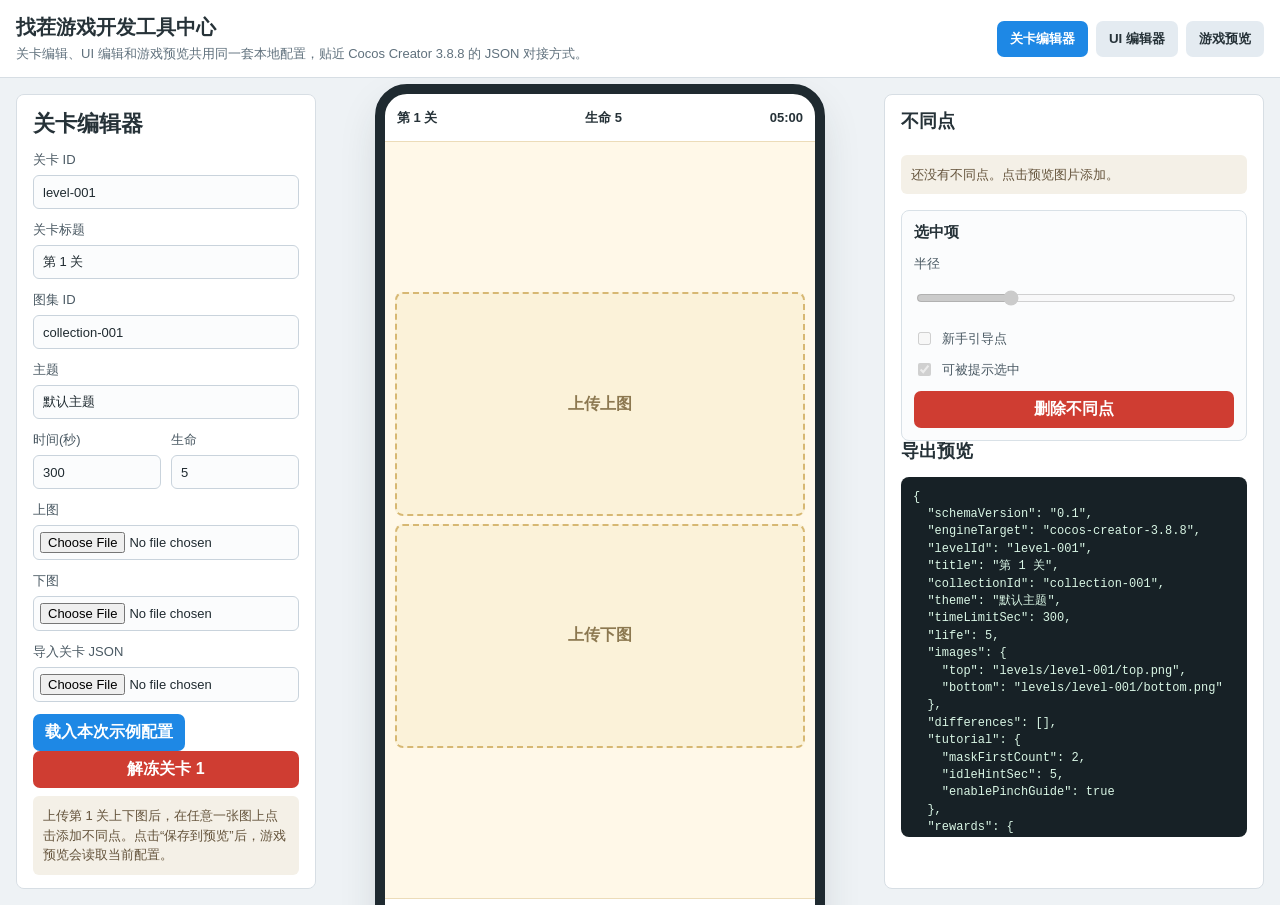
<file: index.html>
<!doctype html>
<html lang="zh-CN">
  <head>
    <meta charset="utf-8">
    <meta name="viewport" content="width=device-width, initial-scale=1">
    <title>找茬游戏开发工具中心</title>
    <link rel="stylesheet" href="tool-hub.css">
  </head>
  <body>
    <header class="hub-header">
      <div>
        <h1>找茬游戏开发工具中心</h1>
        <p>关卡编辑、UI 编辑和游戏预览共用同一套本地配置，贴近 Cocos Creator 3.8.8 的 JSON 对接方式。</p>
      </div>
      <nav class="hub-tabs" aria-label="工具切换">
        <button class="active" data-target="level-editor-frame" type="button">关卡编辑器</button>
        <button data-target="ui-editor-frame" type="button">UI 编辑器</button>
        <button data-target="game-preview-frame" type="button">游戏预览</button>
      </nav>
    </header>

    <main class="hub-main">
      <iframe id="level-editor-frame" class="tool-frame active" src="level-editor.html" title="关卡编辑器"></iframe>
      <iframe id="ui-editor-frame" class="tool-frame" src="ui-editor.html" title="UI 编辑器"></iframe>
      <iframe id="game-preview-frame" class="tool-frame" src="game-preview.html" title="游戏预览"></iframe>
    </main>

    <script src="persistent-store.js"></script>
    <script src="tool-hub.js"></script>
  </body>
</html>
</file>
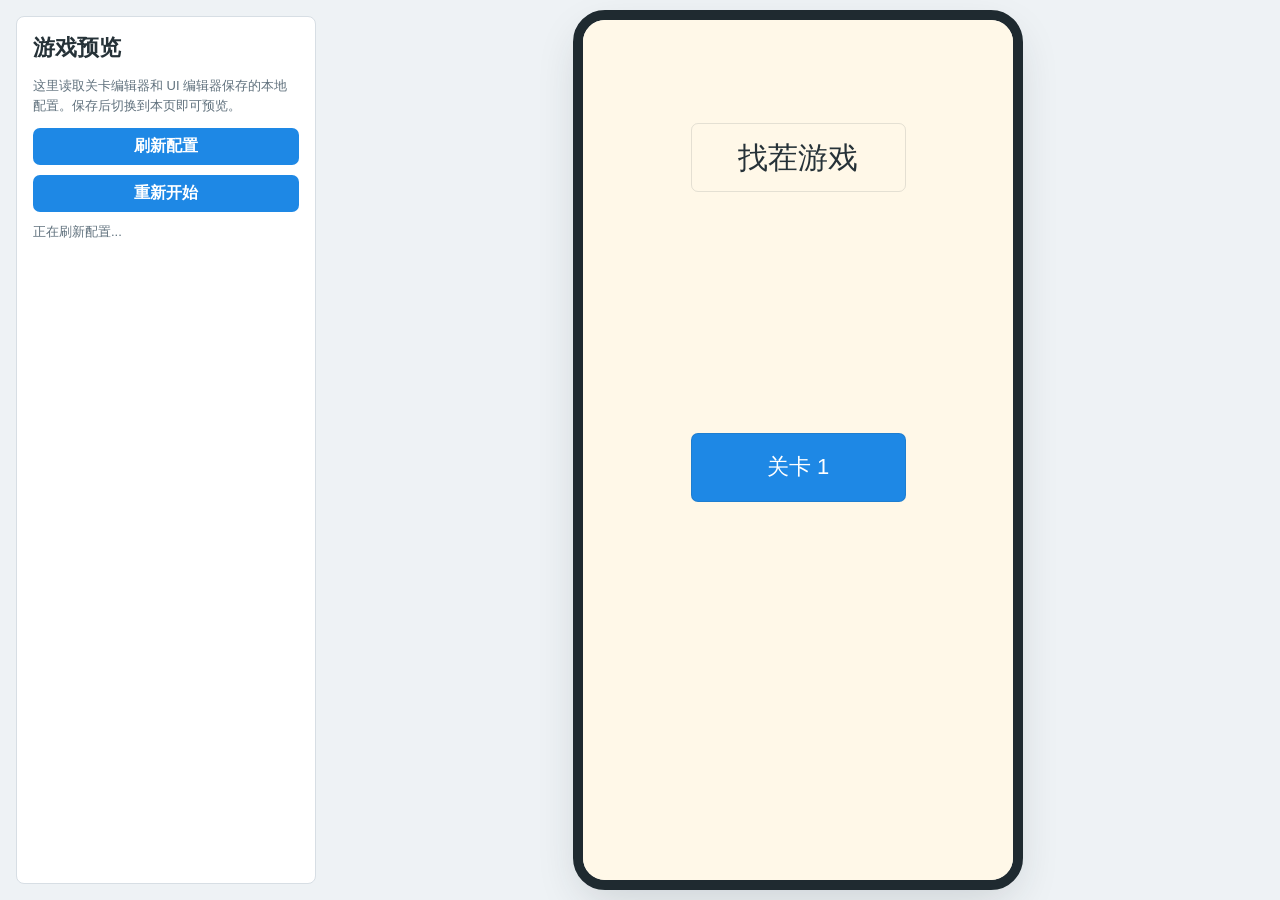
<file: game-preview.html>
<!doctype html>
<html lang="zh-CN">
  <head>
    <meta charset="utf-8">
    <meta name="viewport" content="width=device-width, initial-scale=1">
    <title>找茬游戏预览</title>
    <link rel="stylesheet" href="game-preview.css">
  </head>
  <body>
    <main class="preview-shell">
      <aside class="preview-panel">
        <h1>游戏预览</h1>
        <p>这里读取关卡编辑器和 UI 编辑器保存的本地配置。保存后切换到本页即可预览。</p>
        <button id="refreshPreview" type="button">刷新配置</button>
        <button id="resetRun" type="button">重新开始</button>
        <div class="status" id="statusText">等待配置</div>
      </aside>

      <section class="preview-stage">
        <div class="phone">
          <div id="gameCanvas" class="game-canvas"></div>
        </div>
      </section>
    </main>

    <script src="shared-store.js"></script>
    <script src="game-preview.js?v=20260604-default-level"></script>
  </body>
</html>
</file>
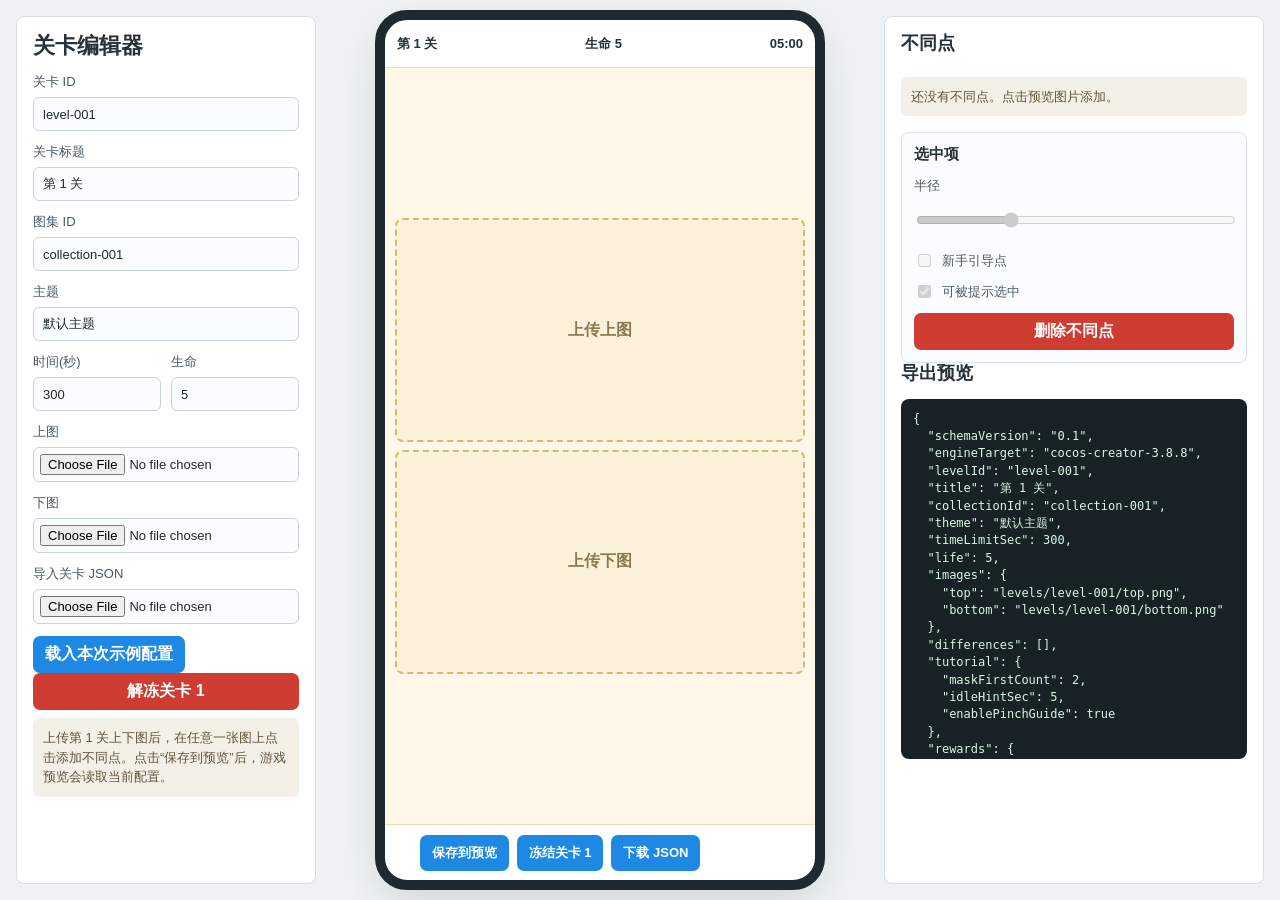
<file: level-editor.html>
<!doctype html>
<html lang="zh-CN">
  <head>
    <meta charset="utf-8">
    <meta name="viewport" content="width=device-width, initial-scale=1">
    <title>找茬关卡编辑器 Demo</title>
    <link rel="stylesheet" href="styles.css">
  </head>
  <body>
    <main class="app-shell">
      <aside class="panel left-panel">
        <h1>关卡编辑器</h1>

        <label>
          关卡 ID
          <input id="levelId" value="level-001">
        </label>

        <label>
          关卡标题
          <input id="title" value="第 1 关">
        </label>

        <label>
          图集 ID
          <input id="collectionId" value="collection-001">
        </label>

        <label>
          主题
          <input id="theme" value="默认主题">
        </label>

        <div class="two-col">
          <label>
            时间(秒)
            <input id="timeLimitSec" type="number" min="1" value="300">
          </label>
          <label>
            生命
            <input id="life" type="number" min="1" value="5">
          </label>
        </div>

        <label>
          上图
          <input id="topImage" type="file" accept="image/*">
        </label>

        <label>
          下图
          <input id="bottomImage" type="file" accept="image/*">
        </label>

        <label>
          导入关卡 JSON
          <input id="importJson" type="file" accept="application/json,.json">
        </label>

        <button id="loadSample" type="button">载入本次示例配置</button>
        <button id="unfreezeLevel" class="danger" type="button">解冻关卡 1</button>

        <div class="tip">
          上传第 1 关上下图后，在任意一张图上点击添加不同点。点击“保存到预览”后，游戏预览会读取当前配置。
        </div>
      </aside>

      <section class="phone-stage">
        <div class="phone-frame">
          <header class="game-topbar">
            <span id="stageTitle">第 1 关</span>
            <span>生命 5</span>
            <span>05:00</span>
          </header>

          <div class="image-stack">
            <div class="image-board" id="topBoard">
              <img id="topPreview" alt="上图预览">
              <span class="placeholder">上传上图</span>
            </div>
            <div class="image-board" id="bottomBoard">
              <img id="bottomPreview" alt="下图预览">
              <span class="placeholder">上传下图</span>
            </div>
          </div>

          <footer class="game-bottombar">
            <button id="savePreview" type="button">保存到预览</button>
            <button id="freezeLevel" type="button">冻结关卡 1</button>
            <button id="downloadJson" type="button">下载 JSON</button>
            <span id="actionStatus" class="action-status"></span>
          </footer>
        </div>
      </section>

      <aside class="panel right-panel">
        <h2>不同点</h2>
        <div id="diffList" class="diff-list"></div>

        <div class="editor-card">
          <h3>选中项</h3>
          <label>
            半径
            <input id="radius" type="range" min="0.015" max="0.12" step="0.005" value="0.045">
          </label>

          <label class="check-row">
            <input id="tutorial" type="checkbox">
            新手引导点
          </label>

          <label class="check-row">
            <input id="hintable" type="checkbox" checked>
            可被提示选中
          </label>

          <button id="deleteDiff" class="danger" type="button">删除不同点</button>
        </div>

        <h2>导出预览</h2>
        <pre id="jsonPreview"></pre>
      </aside>
    </main>

    <script src="shared-store.js"></script>
    <script src="persistent-store.js"></script>
    <script src="app.js"></script>
  </body>
</html>
</file>
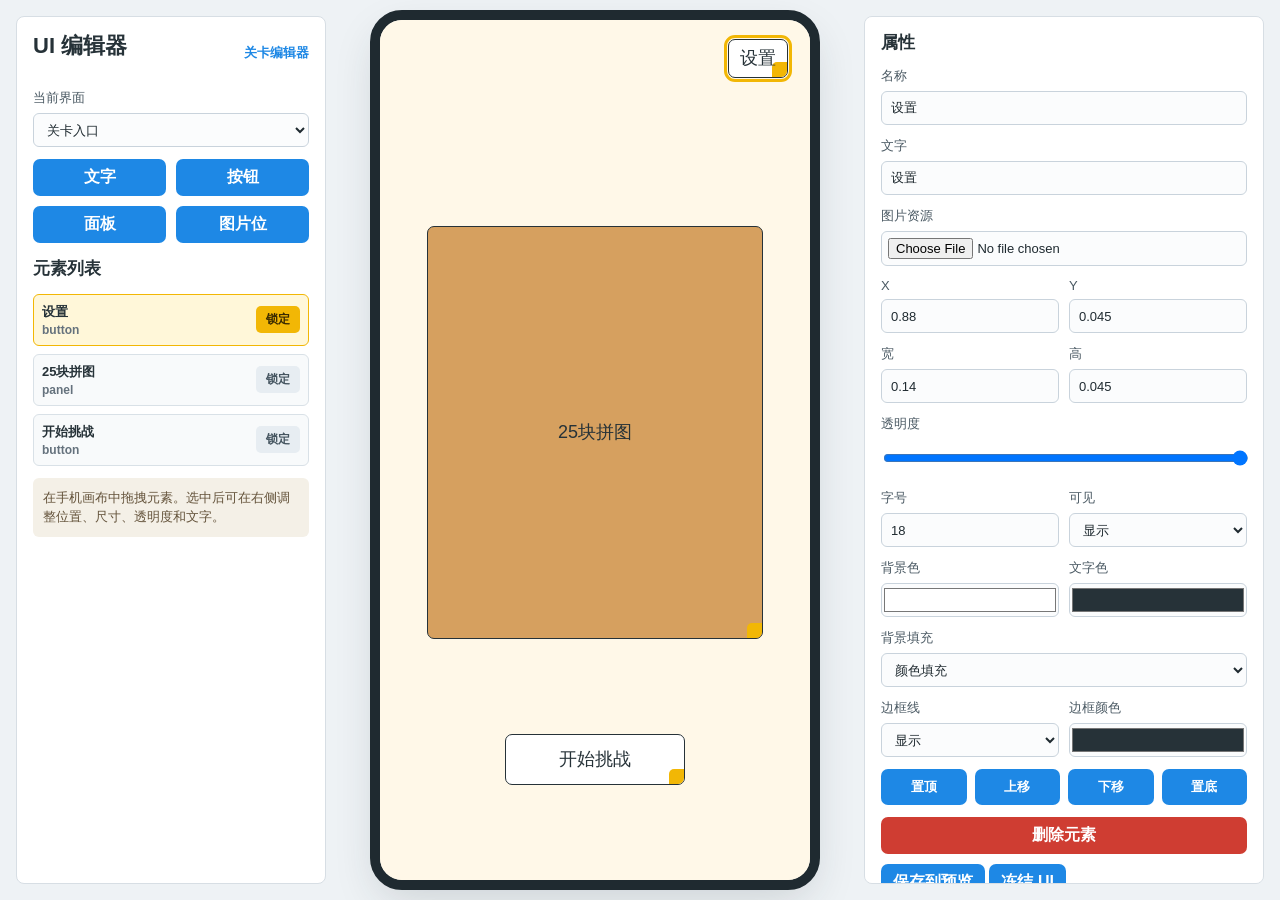
<file: ui-editor.html>
<!doctype html>
<html lang="zh-CN">
  <head>
    <meta charset="utf-8">
    <meta name="viewport" content="width=device-width, initial-scale=1">
    <title>找茬 UI 编辑器 Demo</title>
    <link rel="stylesheet" href="ui-editor.css">
  </head>
  <body>
    <main class="ui-editor">
      <aside class="side-panel">
        <div class="tool-title">
          <h1>UI 编辑器</h1>
          <a href="index.html">关卡编辑器</a>
        </div>

        <label>
          当前界面
          <select id="screenSelect"></select>
        </label>

        <div class="button-grid">
          <button id="addText" type="button">文字</button>
          <button id="addButton" type="button">按钮</button>
          <button id="addPanel" type="button">面板</button>
          <button id="addImage" type="button">图片位</button>
        </div>

        <h2>元素列表</h2>
        <div id="elementList" class="element-list"></div>

        <div class="hint">
          在手机画布中拖拽元素。选中后可在右侧调整位置、尺寸、透明度和文字。
        </div>
      </aside>

      <section class="preview-wrap">
        <div class="phone">
          <div id="canvas" class="canvas"></div>
        </div>
      </section>

      <aside class="side-panel inspector">
        <h2>属性</h2>

        <label>
          名称
          <input id="elName">
        </label>

        <label>
          文字
          <input id="elText">
        </label>

        <label>
          图片资源
          <input id="elImage" type="file" accept="image/*">
        </label>

        <div class="grid-2">
          <label>
            X
            <input id="elX" type="number" step="0.001">
          </label>
          <label>
            Y
            <input id="elY" type="number" step="0.001">
          </label>
        </div>

        <div class="grid-2">
          <label>
            宽
            <input id="elW" type="number" min="0.001" step="0.001">
          </label>
          <label>
            高
            <input id="elH" type="number" min="0.001" step="0.001">
          </label>
        </div>

        <label>
          透明度
          <input id="elOpacity" type="range" min="0" max="1" step="0.05">
        </label>

        <div class="grid-2">
          <label>
            字号
            <input id="elFontSize" type="number" min="8" max="80" step="1">
          </label>
          <label>
            可见
            <select id="elVisible">
              <option value="true">显示</option>
              <option value="false">隐藏</option>
            </select>
          </label>
        </div>

        <div class="grid-2">
          <label>
            背景色
            <input id="elBg" type="color">
          </label>
          <label>
            文字色
            <input id="elColor" type="color">
          </label>
        </div>

        <label>
          背景填充
          <select id="elFillMode">
            <option value="solid">颜色填充</option>
            <option value="transparent">背景透明</option>
          </select>
        </label>

        <div class="grid-2">
          <label>
            边框线
            <select id="elBorderEnabled">
              <option value="true">显示</option>
              <option value="false">隐藏</option>
            </select>
          </label>
          <label>
            边框颜色
            <input id="elBorderColor" type="color">
          </label>
        </div>

        <div class="layer-tools">
          <button id="bringToFront" type="button">置顶</button>
          <button id="moveUp" type="button">上移</button>
          <button id="moveDown" type="button">下移</button>
          <button id="sendToBack" type="button">置底</button>
        </div>

        <button id="deleteElement" class="danger" type="button">删除元素</button>
        <button id="saveLayout" type="button">保存到预览</button>
        <button id="freezeUi" type="button">冻结 UI</button>
        <button id="unfreezeUi" class="danger" type="button">解冻 UI</button>
        <label class="file-action">
          导入 UI 完整包
          <input id="importPackage" type="file" accept="application/json,.json">
        </label>
        <button id="downloadPackage" type="button">下载 UI 完整包</button>
        <button id="downloadConfig" type="button">下载 UI JSON</button>
        <div id="actionStatus" class="action-status">等待操作</div>

        <h2>导出预览</h2>
        <pre id="jsonPreview"></pre>
      </aside>
    </main>

    <script src="shared-store.js"></script>
    <script src="persistent-store.js"></script>
    <script src="ui-editor.js"></script>
  </body>
</html>
</file>
<file: tool-hub.css>
* {
  box-sizing: border-box;
}

body {
  margin: 0;
  color: #263238;
  background: #eef2f5;
  font-family: Arial, "Microsoft YaHei", sans-serif;
}

.hub-header {
  display: grid;
  grid-template-columns: minmax(0, 1fr) auto;
  gap: 16px;
  align-items: center;
  padding: 14px 16px;
  border-bottom: 1px solid #d7dee4;
  background: #ffffff;
}

.hub-header h1 {
  margin: 0 0 4px;
  font-size: 20px;
}

.hub-header p {
  margin: 0;
  color: #60717d;
  font-size: 13px;
}

.hub-tabs {
  display: flex;
  gap: 8px;
}

.hub-tabs button {
  min-height: 36px;
  padding: 8px 13px;
  border: 0;
  border-radius: 7px;
  background: #e4ebf1;
  color: #263238;
  cursor: pointer;
  font-weight: 700;
}

.hub-tabs button.active {
  background: #1e88e5;
  color: #ffffff;
}

.hub-main {
  height: calc(100vh - 73px);
}

.tool-frame {
  display: none;
  width: 100%;
  height: 100%;
  border: 0;
}

.tool-frame.active {
  display: block;
}

@media (max-width: 760px) {
  .hub-header {
    grid-template-columns: 1fr;
  }

  .hub-tabs {
    flex-wrap: wrap;
  }

  .hub-main {
    height: calc(100vh - 132px);
  }
}
</file>
<file: game-preview.css>
* {
  box-sizing: border-box;
}

body {
  margin: 0;
  color: #263238;
  background: #eef2f5;
  font-family: Arial, "Microsoft YaHei", sans-serif;
}

button {
  min-height: 36px;
  padding: 8px 12px;
  border: 0;
  border-radius: 7px;
  background: #1e88e5;
  color: #ffffff;
  cursor: pointer;
  font: inherit;
  font-weight: 700;
}

.preview-shell {
  display: grid;
  grid-template-columns: minmax(240px, 300px) minmax(360px, 1fr);
  gap: 16px;
  min-height: 100vh;
  padding: 16px;
}

.preview-panel {
  padding: 16px;
  border: 1px solid #d7dee4;
  border-radius: 8px;
  background: #ffffff;
}

.preview-panel h1 {
  margin: 0 0 10px;
  font-size: 22px;
}

.preview-panel p,
.status {
  color: #60717d;
  font-size: 13px;
  line-height: 1.5;
}

.preview-panel button {
  width: 100%;
  margin-bottom: 10px;
}

.preview-stage {
  display: grid;
  place-items: center;
  min-width: 0;
}

.phone {
  width: min(430px, 100%);
  aspect-ratio: 1 / 2;
  overflow: hidden;
  outline: 10px solid #1f2a30;
  outline-offset: 0;
  border-radius: 22px;
  background: #fff8e8;
  box-shadow: 0 16px 45px rgba(31, 42, 48, 0.18);
}

.game-canvas {
  position: relative;
  width: 100%;
  height: 100%;
  overflow: hidden;
  background: #fff8e8;
}

.preview-node {
  position: absolute;
  display: grid;
  place-items: center;
  overflow: hidden;
  border: 1px solid rgba(38, 50, 56, 0.12);
  border-radius: 7px;
  color: #263238;
  text-align: center;
  line-height: 1.2;
  user-select: none;
}

.preview-node img.asset {
  position: absolute;
  inset: 0;
  width: 100%;
  height: 100%;
  object-fit: contain;
  pointer-events: none;
}

.preview-node .label {
  position: relative;
  z-index: 1;
  padding: 4px;
}

.level-card {
  cursor: pointer;
}

.play-image {
  position: absolute;
  overflow: hidden;
  border: 0;
  border-radius: 8px;
  background: transparent;
  cursor: crosshair;
}

.play-image img {
  width: 100%;
  height: 100%;
  object-fit: contain;
  pointer-events: none;
}

.circle {
  position: absolute;
  border: 3px solid #28a745;
  border-radius: 999px;
  background: rgba(40, 167, 69, 0.14);
  transform: translate(-50%, -50%);
  pointer-events: none;
}

.miss {
  position: absolute;
  width: 34px;
  height: 34px;
  transform: translate(-50%, -50%);
  color: #cf3d32;
  font-size: 34px;
  font-weight: 900;
  line-height: 34px;
  text-align: center;
  animation: shake 0.28s infinite;
  pointer-events: none;
}

.toast {
  position: absolute;
  left: 50%;
  top: 50%;
  z-index: 20;
  min-width: 220px;
  padding: 18px;
  border-radius: 8px;
  background: #ffffff;
  box-shadow: 0 14px 36px rgba(31, 42, 48, 0.22);
  text-align: center;
  transform: translate(-50%, -50%);
}

.toast h2 {
  margin: 0 0 12px;
  font-size: 22px;
}

.toast button {
  margin: 4px;
}

@keyframes shake {
  0%,
  100% {
    transform: translate(-50%, -50%) rotate(0deg);
  }

  25% {
    transform: translate(-53%, -50%) rotate(-8deg);
  }

  75% {
    transform: translate(-47%, -50%) rotate(8deg);
  }
}

@media (max-width: 860px) {
  .preview-shell {
    grid-template-columns: 1fr;
  }
}
</file>
<file: styles.css>
* {
  box-sizing: border-box;
}

body {
  margin: 0;
  color: #263238;
  background: #eef2f5;
  font-family: Arial, "Microsoft YaHei", sans-serif;
}

button,
input {
  font: inherit;
}

.app-shell {
  display: grid;
  grid-template-columns: minmax(240px, 300px) minmax(360px, 1fr) minmax(300px, 380px);
  gap: 16px;
  min-height: 100vh;
  padding: 16px;
}

.panel {
  overflow: auto;
  max-height: calc(100vh - 32px);
  padding: 16px;
  border: 1px solid #d7dee4;
  border-radius: 8px;
  background: #ffffff;
}

h1,
h2,
h3 {
  margin: 0 0 14px;
  line-height: 1.2;
}

h1 {
  font-size: 22px;
}

h2 {
  font-size: 18px;
}

h3 {
  font-size: 15px;
}

label {
  display: grid;
  gap: 6px;
  margin-bottom: 12px;
  font-size: 13px;
  color: #4a5963;
}

input {
  width: 100%;
  min-height: 34px;
  padding: 7px 9px;
  border: 1px solid #c9d3dc;
  border-radius: 6px;
  background: #fbfcfd;
  color: #1f2a30;
}

input[type="file"] {
  padding: 6px;
}

input[type="range"] {
  padding: 0;
}

.two-col {
  display: grid;
  grid-template-columns: 1fr 1fr;
  gap: 10px;
}

.tip {
  margin-top: 8px;
  padding: 10px;
  border-radius: 6px;
  background: #f4f0e7;
  color: #64533b;
  font-size: 13px;
  line-height: 1.5;
}

.phone-stage {
  display: grid;
  place-items: center;
  min-width: 0;
}

.phone-frame {
  display: grid;
  grid-template-rows: 48px 1fr 56px;
  width: min(430px, 100%);
  aspect-ratio: 1 / 2;
  overflow: hidden;
  outline: 10px solid #1f2a30;
  outline-offset: 0;
  border-radius: 22px;
  background: #fff8e8;
  box-shadow: 0 16px 45px rgba(31, 42, 48, 0.18);
}

.game-topbar,
.game-bottombar {
  display: flex;
  align-items: center;
  justify-content: space-between;
  gap: 8px;
  padding: 0 12px;
  background: #ffffff;
  border-bottom: 1px solid #ecdcb9;
  font-size: 13px;
  font-weight: 700;
}

.game-bottombar {
  justify-content: center;
  border-top: 1px solid #ecdcb9;
  border-bottom: 0;
}

.action-status {
  min-width: 72px;
  color: #60717d;
  font-size: 12px;
  font-weight: 700;
}

.image-stack {
  display: grid;
  align-content: center;
  grid-template-rows: auto auto;
  gap: 8px;
  min-height: 0;
  padding: 10px;
}

.image-board {
  position: relative;
  overflow: hidden;
  width: 100%;
  aspect-ratio: 2816 / 1536;
  border: 2px dashed #d7b873;
  border-radius: 8px;
  background: #fbf2d9;
  cursor: crosshair;
}

.image-board img {
  display: none;
  width: 100%;
  height: 100%;
  object-fit: contain;
  user-select: none;
  pointer-events: none;
}

.image-board.has-image img {
  display: block;
}

.image-board.has-image .placeholder {
  display: none;
}

.placeholder {
  position: absolute;
  inset: 0;
  display: grid;
  place-items: center;
  color: #8c7850;
  font-weight: 700;
}

.diff-marker {
  position: absolute;
  border: 3px solid #28a745;
  border-radius: 999px;
  background: rgba(40, 167, 69, 0.12);
  transform: translate(-50%, -50%);
  cursor: pointer;
}

.diff-marker.selected {
  border-color: #f2b705;
  background: rgba(242, 183, 5, 0.2);
}

.diff-list {
  display: grid;
  gap: 8px;
  margin-bottom: 16px;
}

.diff-item {
  display: flex;
  justify-content: space-between;
  gap: 8px;
  padding: 8px;
  border: 1px solid #d9e1e7;
  border-radius: 6px;
  background: #f8fafb;
  cursor: pointer;
  font-size: 13px;
}

.diff-item.active {
  border-color: #f2b705;
  background: #fff7d9;
}

.editor-card {
  padding: 12px;
  border: 1px solid #d9e1e7;
  border-radius: 8px;
  background: #fbfcfd;
}

.check-row {
  display: flex;
  align-items: center;
  gap: 8px;
}

.check-row input {
  width: auto;
  min-height: 0;
}

button {
  min-height: 36px;
  padding: 8px 12px;
  border: 0;
  border-radius: 7px;
  background: #1e88e5;
  color: #ffffff;
  cursor: pointer;
  font-weight: 700;
}

button:hover {
  background: #166fbf;
}

button.danger {
  width: 100%;
  background: #cf3d32;
}

button.danger:hover {
  background: #a9322a;
}

pre {
  min-height: 260px;
  max-height: 360px;
  overflow: auto;
  padding: 12px;
  border-radius: 8px;
  background: #172126;
  color: #d9f6e5;
  font-size: 12px;
  line-height: 1.45;
  white-space: pre-wrap;
}

@media (max-width: 980px) {
  .app-shell {
    grid-template-columns: 1fr;
  }

  .panel {
    max-height: none;
  }
}
</file>
<file: ui-editor.css>
* {
  box-sizing: border-box;
}

body {
  margin: 0;
  color: #263238;
  background: #eef2f5;
  font-family: Arial, "Microsoft YaHei", sans-serif;
}

button,
input,
select {
  font: inherit;
}

.ui-editor {
  display: grid;
  grid-template-columns: minmax(250px, 310px) minmax(360px, 1fr) minmax(310px, 400px);
  gap: 16px;
  min-height: 100vh;
  padding: 16px;
}

.side-panel {
  overflow: auto;
  max-height: calc(100vh - 32px);
  padding: 16px;
  border: 1px solid #d7dee4;
  border-radius: 8px;
  background: #ffffff;
}

.tool-title {
  display: flex;
  align-items: center;
  justify-content: space-between;
  gap: 12px;
  margin-bottom: 16px;
}

.tool-title a {
  color: #1e88e5;
  font-size: 13px;
  font-weight: 700;
  text-decoration: none;
}

h1,
h2 {
  margin: 0 0 14px;
  line-height: 1.2;
}

h1 {
  font-size: 22px;
}

h2 {
  font-size: 17px;
}

label {
  display: grid;
  gap: 6px;
  margin-bottom: 12px;
  color: #4a5963;
  font-size: 13px;
}

input,
select {
  width: 100%;
  min-height: 34px;
  padding: 7px 9px;
  border: 1px solid #c9d3dc;
  border-radius: 6px;
  background: #fbfcfd;
  color: #1f2a30;
}

input[type="range"],
input[type="color"] {
  padding: 0;
}

input[type="file"] {
  padding: 6px;
}

.button-grid,
.grid-2 {
  display: grid;
  grid-template-columns: 1fr 1fr;
  gap: 10px;
}

.button-grid {
  margin-bottom: 16px;
}

.layer-tools {
  display: grid;
  grid-template-columns: repeat(4, 1fr);
  gap: 8px;
  margin-bottom: 12px;
}

.layer-tools button {
  padding: 8px 6px;
  font-size: 13px;
}

button {
  min-height: 36px;
  padding: 8px 12px;
  border: 0;
  border-radius: 7px;
  background: #1e88e5;
  color: #ffffff;
  cursor: pointer;
  font-weight: 700;
}

button:hover {
  background: #166fbf;
}

button.danger {
  width: 100%;
  margin-bottom: 10px;
  background: #cf3d32;
}

button.danger:hover {
  background: #a9322a;
}

.file-action {
  display: flex;
  align-items: center;
  justify-content: center;
  min-height: 36px;
  margin-bottom: 10px;
  padding: 8px 12px;
  border-radius: 6px;
  background: #1d7fd1;
  color: #fff;
  font-weight: 700;
  cursor: pointer;
}

.file-action:hover {
  background: #166fbf;
}

.file-action input {
  display: none;
}

.action-status {
  margin: 8px 0 14px;
  color: #60717d;
  font-size: 13px;
  font-weight: 700;
}

.hint {
  margin-top: 12px;
  padding: 10px;
  border-radius: 6px;
  background: #f4f0e7;
  color: #64533b;
  font-size: 13px;
  line-height: 1.5;
}

.element-list {
  display: grid;
  gap: 8px;
}

.element-item {
  display: grid;
  grid-template-columns: 1fr auto;
  align-items: center;
  gap: 8px;
  padding: 8px;
  border: 1px solid #d9e1e7;
  border-radius: 6px;
  background: #f8fafb;
  color: #263238;
  cursor: pointer;
  font-size: 13px;
  text-align: left;
}

.element-main {
  display: grid;
  gap: 2px;
  min-width: 0;
  text-align: left;
}

.element-item.active {
  border-color: #f2b705;
  background: #fff7d9;
}

.lock-toggle {
  min-width: 44px;
  padding: 5px 7px;
  border-radius: 5px;
  background: #e7edf2;
  color: #455560;
  font-size: 12px;
  font-weight: 700;
  text-align: center;
}

.element-item.active .lock-toggle {
  background: #f2b705;
  color: #3a2a00;
}

.element-type {
  color: #65727d;
  font-size: 12px;
}

.preview-wrap {
  display: grid;
  place-items: center;
  min-width: 0;
}

.phone {
  width: min(430px, 100%);
  aspect-ratio: 1 / 2;
  overflow: hidden;
  outline: 10px solid #1f2a30;
  outline-offset: 0;
  border-radius: 22px;
  background: #fff8e8;
  box-shadow: 0 16px 45px rgba(31, 42, 48, 0.18);
}

.canvas {
  position: relative;
  width: 100%;
  height: 100%;
  overflow: hidden;
  background: #fff8e8;
}

.ui-node {
  position: absolute;
  display: grid;
  place-items: center;
  overflow: hidden;
  border: 1px solid rgba(38, 50, 56, 0.18);
  border-radius: 7px;
  color: #263238;
  cursor: move;
  user-select: none;
  text-align: center;
  line-height: 1.2;
}

.ui-node.locked {
  cursor: default;
  outline: 2px dashed rgba(70, 83, 91, 0.6);
  outline-offset: -2px;
}

.ui-node.locked::after {
  position: absolute;
  right: 4px;
  top: 4px;
  z-index: 3;
  padding: 2px 5px;
  border-radius: 4px;
  background: rgba(38, 50, 56, 0.78);
  color: #ffffff;
  content: "LOCK";
  font-size: 10px;
  font-weight: 700;
  pointer-events: none;
}

.node-label {
  position: relative;
  z-index: 1;
  display: grid;
  place-items: center;
  width: 100%;
  height: 100%;
  padding: 4px;
}

.ui-node[data-type="text"] {
  border-color: transparent;
  background: transparent;
  font-weight: 700;
}

.ui-node[data-type="image"] {
  border: 2px dashed #d7b873;
}

.ui-node img {
  position: absolute;
  inset: 0;
  width: 100%;
  height: 100%;
  object-fit: contain;
  pointer-events: none;
}

.ui-node.selected {
  outline: 3px solid #f2b705;
  outline-offset: 1px;
}

.resize-handle {
  position: absolute;
  right: -1px;
  bottom: -1px;
  width: 16px;
  height: 16px;
  border-radius: 5px 0 6px;
  background: #f2b705;
  cursor: nwse-resize;
}

pre {
  min-height: 220px;
  max-height: 320px;
  overflow: auto;
  padding: 12px;
  border-radius: 8px;
  background: #172126;
  color: #d9f6e5;
  font-size: 12px;
  line-height: 1.45;
  white-space: pre-wrap;
}

@media (max-width: 980px) {
  .ui-editor {
    grid-template-columns: 1fr;
  }

  .side-panel {
    max-height: none;
  }
}
</file>
